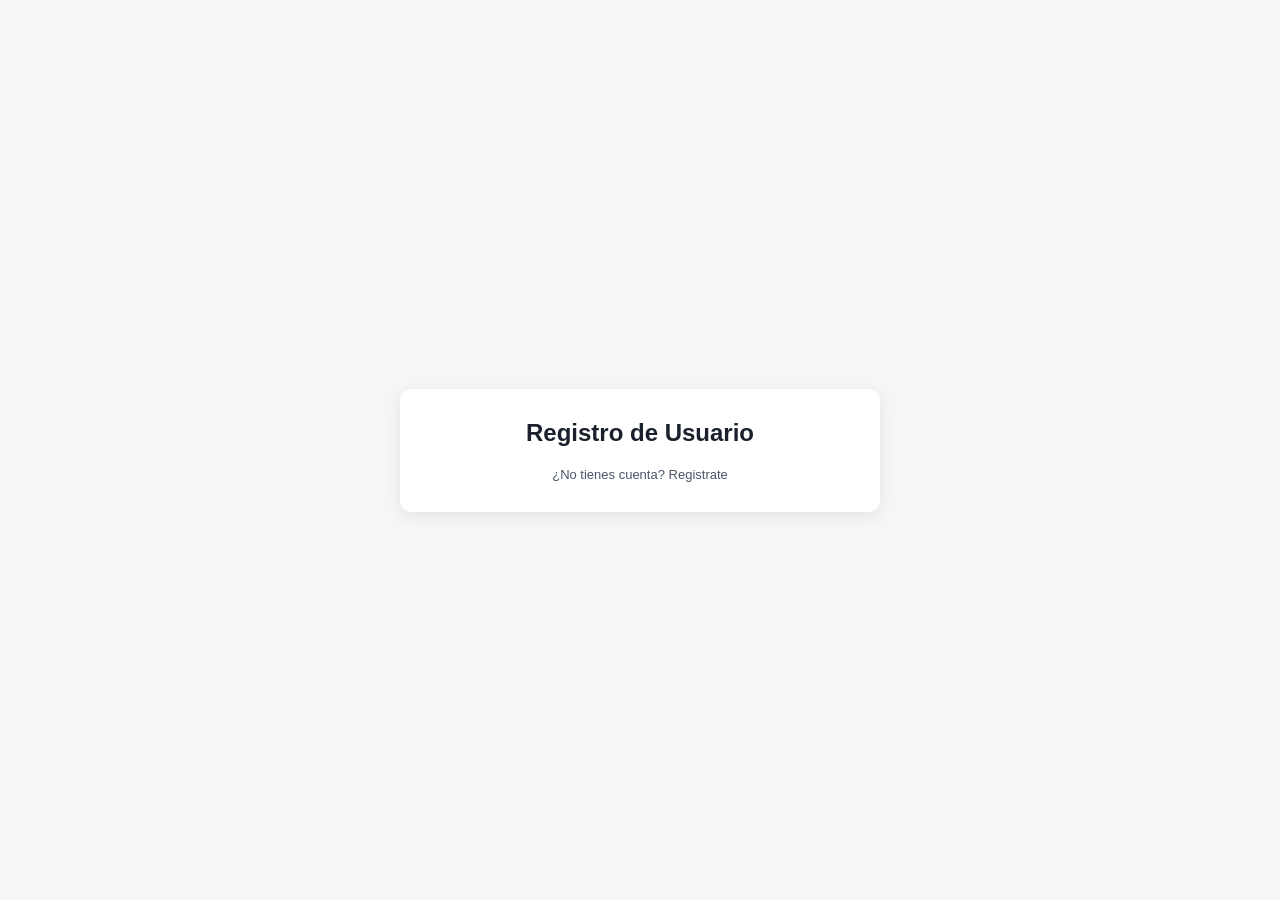
<file: index.html>
<!DOCTYPE html>
<html lang="es">
<head>
    <meta charset="UTF-8">
    <meta name="viewport" content="width=device-width, initial-scale=1.0">
    <title>Registro - UtileriaJS</title>
    <link rel="stylesheet" href="./css/styles.css">
</head>
<body>
    <div class="card">
        <h2>Registro de Usuario</h2>
        <a href="./login.html" class="nav-link">¿No tienes cuenta? Registrate</a>
    </div>
</body>
</html>
</file>
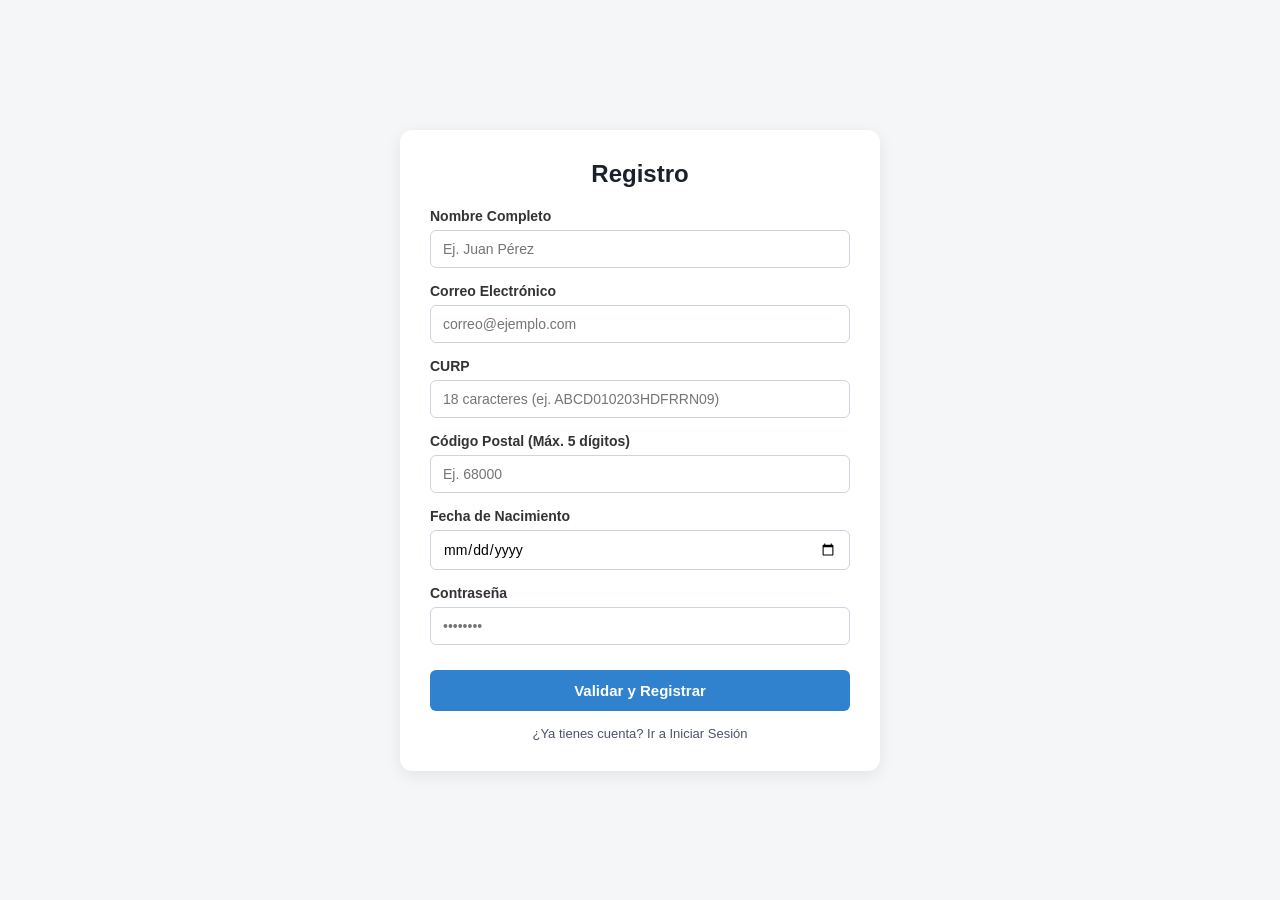
<file: login.html>
<!DOCTYPE html>
<html lang="en">
<head>
    <meta charset="UTF-8">
    <meta name="viewport" content="width=device-width, initial-scale=1.0">
    <title>Actividad 2 - Utiliería</title>
    <link rel="stylesheet" href="./css/styles.css">
</head>
<body>
    <div class="card">
        <h2>Registro</h2>
        <form id="registroForm">
            <!-- Nombre -->
            <div class="form-group">
                <label for="nombre">Nombre Completo</label>
                <input type="text" id="nombre" placeholder="Ej. Juan Pérez">
                <span class="error-text" id="err-nombre">Solo se aceptan letras y acentos.</span>
            </div>
            <!-- Correo Electrónico -->
            <div class="form-group">
                <label for="correo">Correo Electrónico</label>
                <input type="email" id="correo" placeholder="correo@ejemplo.com">
                <span class="error-text" id="err-correo">Formato de correo no válido.</span>
            </div>
            <!-- CURP  -->
            <div class="form-group">
                <label for="curp">CURP</label>
                <input type="text" id="curp" placeholder="18 caracteres (ej. ABCD010203HDFRRN09)" maxlength="18">
                <span class="error-text" id="err-curp">Formato de CURP no válido.</span>
            </div>
            <!-- Código Postal -->
            <div class="form-group">
                <label for="codigo">Código Postal (Máx. 5 dígitos)</label>
                <input type="text" id="codigo" placeholder="Ej. 68000">
                <span class="error-text" id="err-codigo">Debe ser numérico y máximo de 5 dígitos.</span>
            </div>
            <!-- Fecha de Nacimiento -->
            <div class="form-group">
                <label for="nacimiento">Fecha de Nacimiento</label>
                <input type="date" id="nacimiento">
                <span class="error-text" id="err-nacimiento">Debes ser mayor de edad (+18).</span>
            </div>
            <!-- Contraseña -->
            <div class="form-group">
                <label for="pass">Contraseña</label>
                <input type="password" id="pass" placeholder="••••••••">
                <span class="error-text" id="err-pass">Mínimo 8 caracteres, una mayúscula, una minúscula, un número y un símbolo.</span>
            </div>
            <button type="submit" class="btn">Validar y Registrar</button>
        </form>
        <a href="./index.html" class="nav-link">¿Ya tienes cuenta? Ir a Iniciar Sesión</a>
    </div>
    <!-- Modal con Edad y Cumpleaños -->
    <div class="modal-overlay" id="modalResultado">
        <div class="modal-content">
            <h3>¡Registro Válido!</h3>
            <p id="txtEdad" style="margin-top: 10px;"></p>
            <p id="txtCumple" style="margin-top: 8px; font-weight: bold; color: #2b6cb0;"></p>
            <button class="btn btn-close" id="btnCerrarModal">Cerrar</button>
        </div>
    </div>
    <!-- Enlace a la librería -->
    <script src="./js/utileria.js"></script>
    <!-- Script de conexión con la interfaz -->
    <script src="./js/procesamientodatos.js"></script>

</body>
</html>
</file>
<file: css/styles.css>
* {
    box-sizing: border-box;
    font-family: -apple-system, BlinkMacSystemFont, "Segoe UI", Roboto, sans-serif;
    margin: 0;
    padding: 0;
}

body {
    background-color: #f4f6f8;
    color: #333;
    display: flex;
    justify-content: center;
    align-items: center;
    min-height: 100vh;
    padding: 20px;
}

.card {
    background: #ffffff;
    padding: 30px;
    border-radius: 12px;
    box-shadow: 0 4px 15px rgba(0, 0, 0, 0.08);
    width: 100%;
    max-width: 480px;
}

h2 {
    margin-bottom: 20px;
    color: #1a202c;
    text-align: center;
}

.form-group {
    margin-bottom: 15px;
}

label {
    display: block;
    margin-bottom: 6px;
    font-size: 14px;
    font-weight: 600;
}

input {
    width: 100%;
    padding: 10px 12px;
    border: 1px solid #cbd5e0;
    border-radius: 6px;
    font-size: 14px;
    outline: none;
    transition: border-color 0.2s;
}

input:focus {
    border-color: #3182ce;
}

.error-text {
    color: #e53e3e;
    font-size: 12px;
    margin-top: 4px;
    display: none;
}

.btn {
    width: 100%;
    background-color: #3182ce;
    color: white;
    border: none;
    padding: 12px;
    border-radius: 6px;
    font-weight: bold;
    cursor: pointer;
    font-size: 15px;
    margin-top: 10px;
}

.btn:hover {
    background-color: #2b6cb0;
}

.nav-link {
    display: block;
    text-align: center;
    margin-top: 15px;
    color: #4a5568;
    text-decoration: none;
    font-size: 13px;
}

.nav-link:hover {
    text-decoration: underline;
}

/* Modal */
.modal-overlay {
    position: fixed;
    top: 0;
    left: 0;
    width: 100vw;
    height: 100vh;
    background: rgba(0, 0, 0, 0.5);
    display: none;
    justify-content: center;
    align-items: center;
}

.modal-content {
    background: #ffffff;
    padding: 24px;
    border-radius: 8px;
    max-width: 380px;
    width: 90%;
    text-align: center;
}

.modal-content h3 {
    margin-bottom: 10px;
}

.modal-content p {
    margin-bottom: 18px;
    color: #4a5568;
}

.btn-close {
    background-color: #718096;
}
</file>
